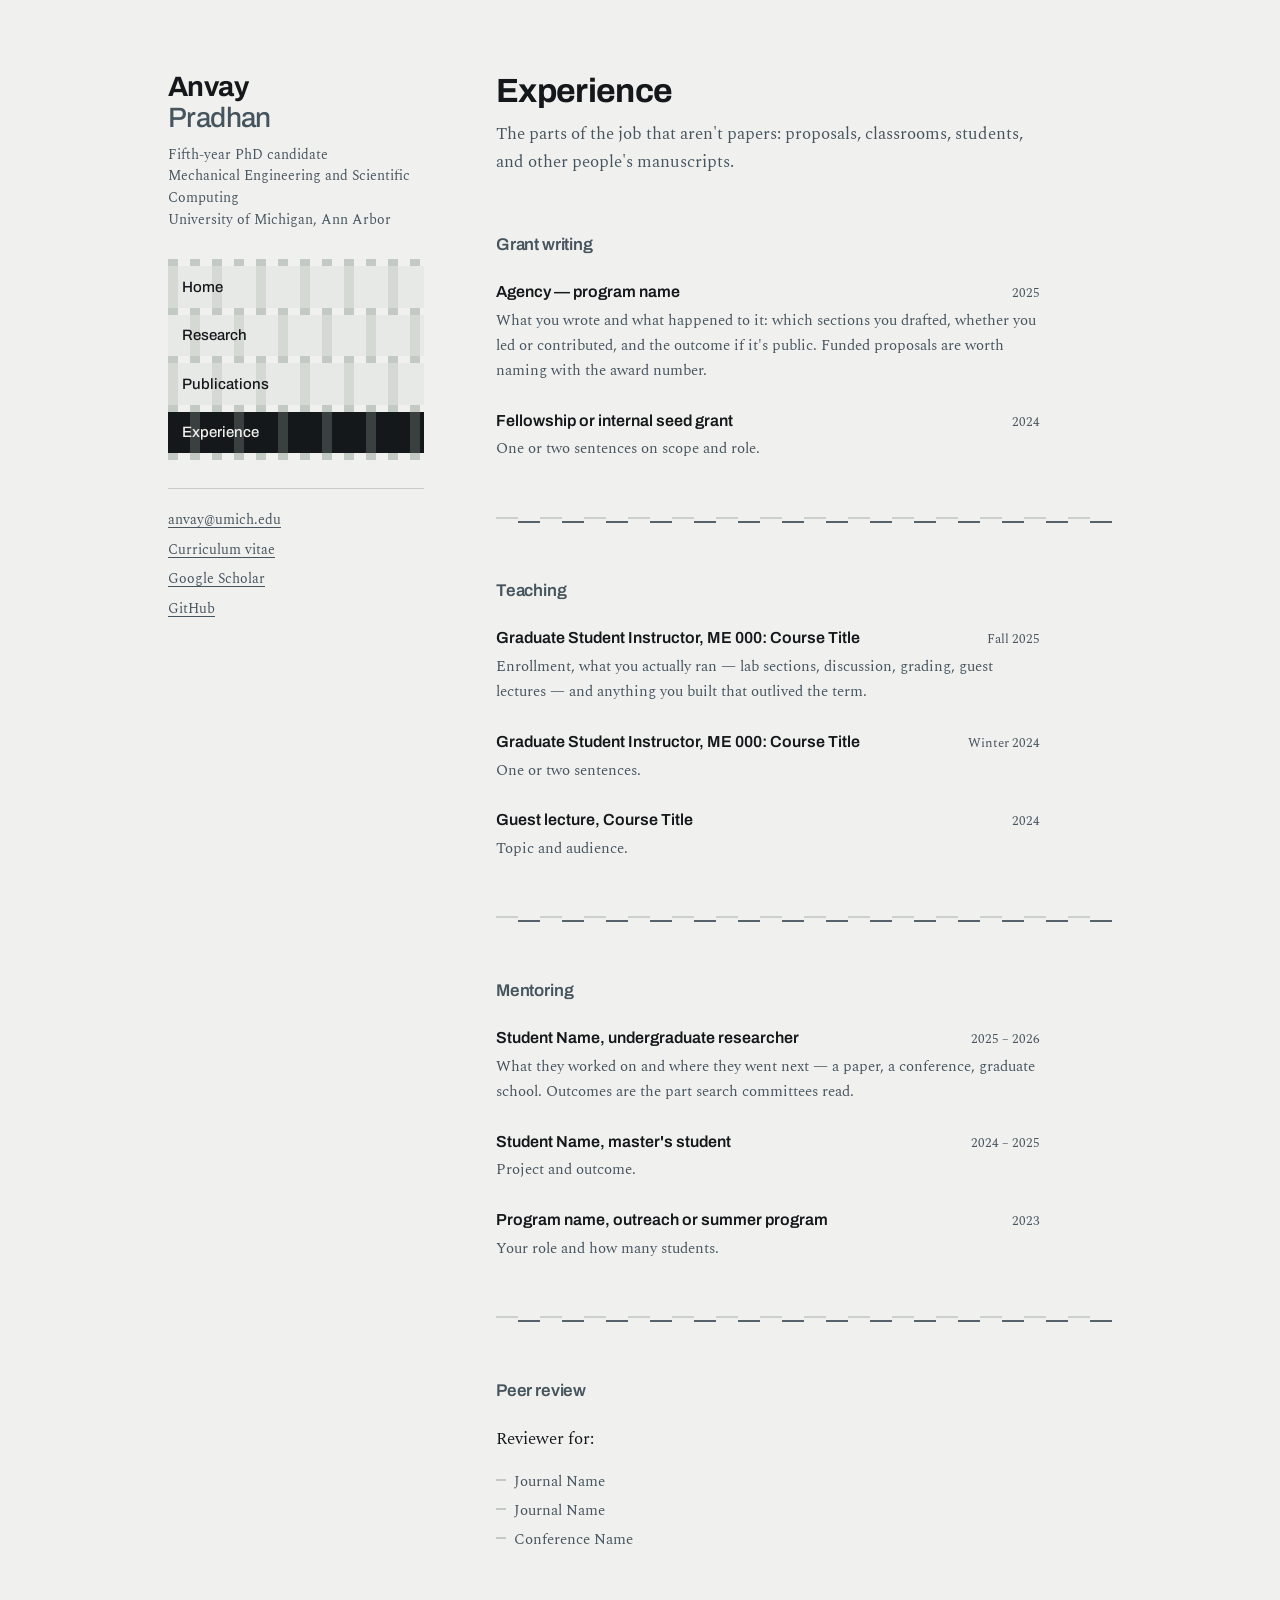
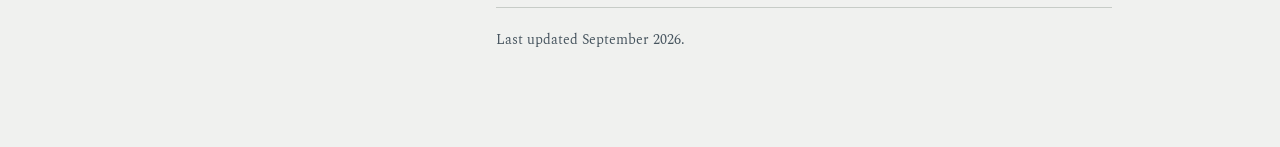
<file: experience.html>
<!DOCTYPE html>
<html lang="en">
<head>
<meta charset="utf-8">
<meta name="viewport" content="width=device-width, initial-scale=1">
<title>Experience — Anvay Pradhan</title>
<meta name="description" content="Grant writing, teaching, mentoring, and peer review experience.">
<link rel="preconnect" href="https://fonts.googleapis.com">
<link rel="preconnect" href="https://fonts.gstatic.com" crossorigin>
<link href="https://fonts.googleapis.com/css2?family=Archivo:wght@500;600;700&family=Spectral:ital,wght@0,400;0,600;1,400&display=swap" rel="stylesheet">
<link rel="stylesheet" href="styles.css">
</head>
<body>

<a class="skip" href="#main">Skip to content</a>

<div class="page">

  <header class="rail">
    <div class="rail-inner">
      <a class="name" href="index.html">Anvay <span class="surname">Pradhan</span></a>

      <p class="role">Fifth-year PhD candidate<br>
      Mechanical Engineering and Scientific Computing<br>
      University of Michigan, Ann Arbor</p>

      <nav class="loom-nav" aria-label="Main">
        <a class="thread-link" href="index.html"><span>Home</span></a>
        <a class="thread-link" href="research.html"><span>Research</span></a>
        <a class="thread-link" href="publications.html"><span>Publications</span></a>
        <a class="thread-link" href="experience.html" aria-current="page"><span>Experience</span></a>
      </nav>

      <ul class="links">
        <li><a href="mailto:anvay@umich.edu">anvay@umich.edu</a></li>
        <li><a href="cv.pdf">Curriculum vitae</a></li>
        <li><a href="https://scholar.google.com/">Google Scholar</a></li>
        <li><a href="https://github.com/">GitHub</a></li>
      </ul>
    </div>
  </header>

  <main class="main" id="main">

    <h1 class="page-title">Experience</h1>
    <p class="standfirst">The parts of the job that aren't papers: proposals,
    classrooms, students, and other people's manuscripts.</p>

    <!-- EDIT: everything below is placeholder structure. Fill in the real
         proposals, courses, students, and journals. -->

    <section class="block">
      <h2>Grant writing</h2>
      <ul class="entries">
        <li>
          <div class="entry-head">
            <p class="entry-role">Agency — program name</p>
            <p class="entry-when">2025</p>
          </div>
          <p class="entry-detail">What you wrote and what happened to it:
          which sections you drafted, whether you led or contributed, and the
          outcome if it's public. Funded proposals are worth naming with the
          award number.</p>
        </li>
        <li>
          <div class="entry-head">
            <p class="entry-role">Fellowship or internal seed grant</p>
            <p class="entry-when">2024</p>
          </div>
          <p class="entry-detail">One or two sentences on scope and role.</p>
        </li>
      </ul>
    </section>

    <hr class="weft-rule">

    <section class="block">
      <h2>Teaching</h2>
      <ul class="entries">
        <li>
          <div class="entry-head">
            <p class="entry-role">Graduate Student Instructor, ME 000: Course Title</p>
            <p class="entry-when">Fall 2025</p>
          </div>
          <p class="entry-detail">Enrollment, what you actually ran — lab
          sections, discussion, grading, guest lectures — and anything you
          built that outlived the term.</p>
        </li>
        <li>
          <div class="entry-head">
            <p class="entry-role">Graduate Student Instructor, ME 000: Course Title</p>
            <p class="entry-when">Winter 2024</p>
          </div>
          <p class="entry-detail">One or two sentences.</p>
        </li>
        <li>
          <div class="entry-head">
            <p class="entry-role">Guest lecture, Course Title</p>
            <p class="entry-when">2024</p>
          </div>
          <p class="entry-detail">Topic and audience.</p>
        </li>
      </ul>
    </section>

    <hr class="weft-rule">

    <section class="block">
      <h2>Mentoring</h2>
      <ul class="entries">
        <li>
          <div class="entry-head">
            <p class="entry-role">Student Name, undergraduate researcher</p>
            <p class="entry-when">2025 – 2026</p>
          </div>
          <p class="entry-detail">What they worked on and where they went
          next — a paper, a conference, graduate school. Outcomes are the
          part search committees read.</p>
        </li>
        <li>
          <div class="entry-head">
            <p class="entry-role">Student Name, master's student</p>
            <p class="entry-when">2024 – 2025</p>
          </div>
          <p class="entry-detail">Project and outcome.</p>
        </li>
        <li>
          <div class="entry-head">
            <p class="entry-role">Program name, outreach or summer program</p>
            <p class="entry-when">2023</p>
          </div>
          <p class="entry-detail">Your role and how many students.</p>
        </li>
      </ul>
    </section>

    <hr class="weft-rule">

    <section class="block">
      <h2>Peer review</h2>
      <p>Reviewer for:</p>
      <ul class="venues">
        <li>Journal Name</li>
        <li>Journal Name</li>
        <li>Conference Name</li>
      </ul>
    </section>

    <footer class="foot">
      <p>Last updated September 2026.</p>
    </footer>

  </main>
</div>

</body>
</html>
</file>
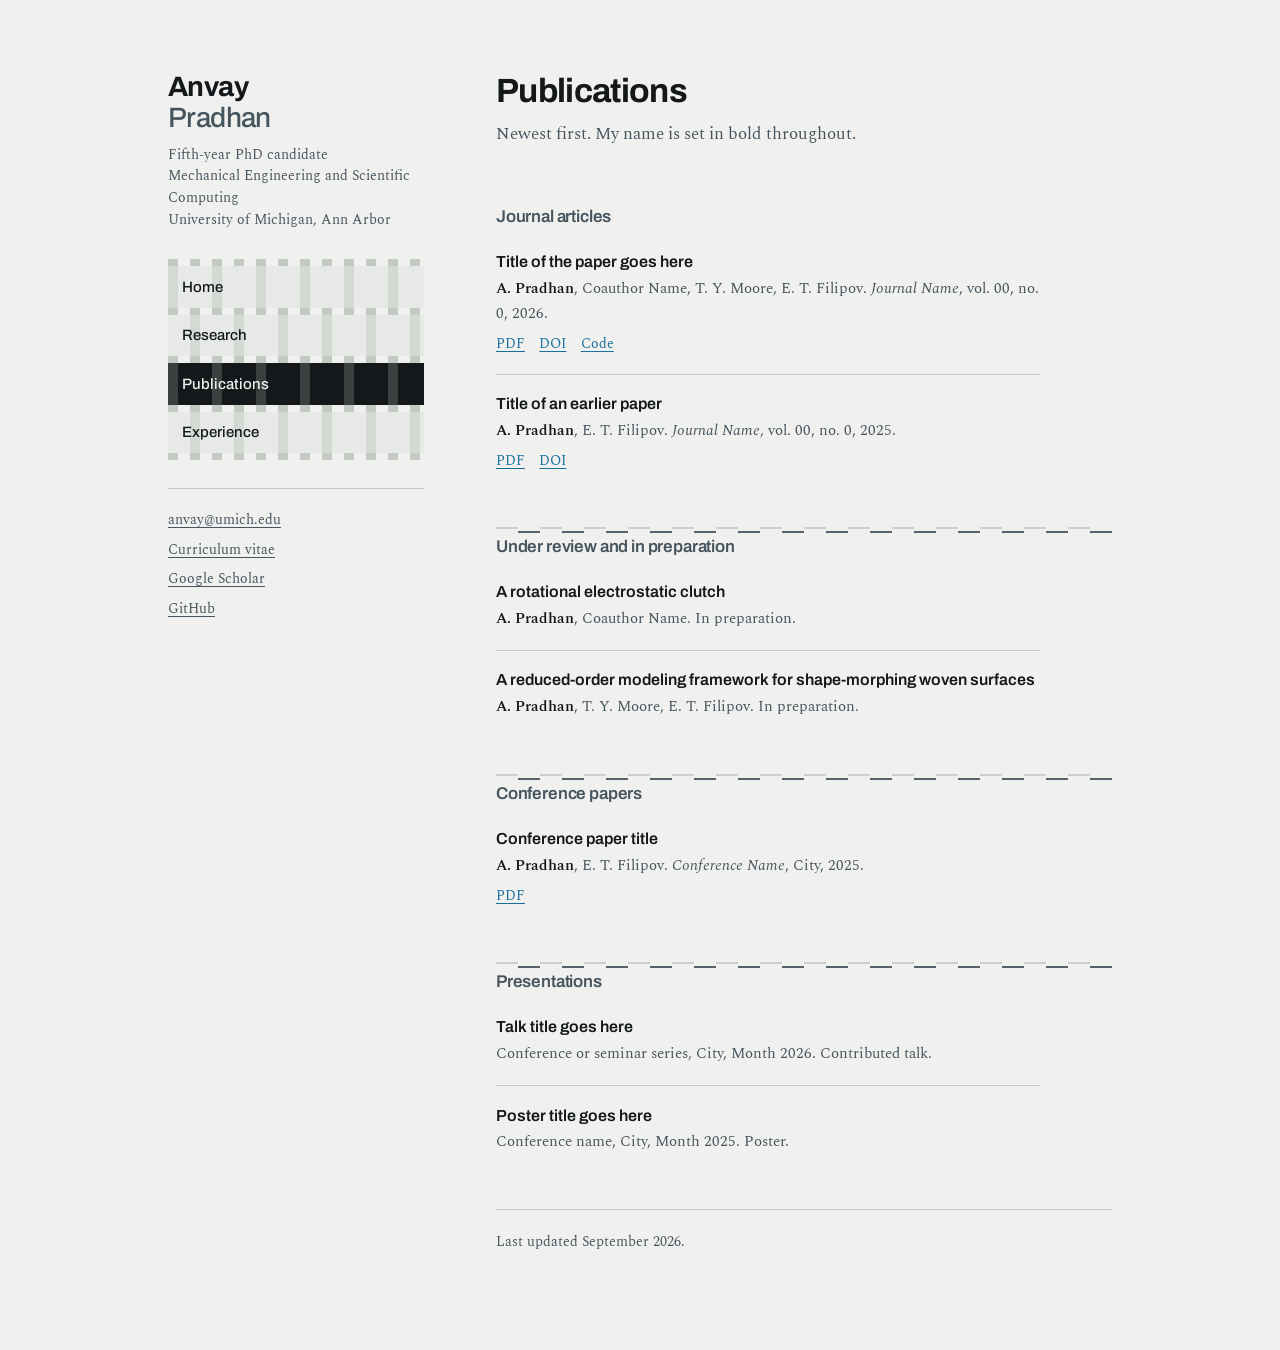
<file: publications.html>
<!DOCTYPE html>
<html lang="en">
<head>
<meta charset="utf-8">
<meta name="viewport" content="width=device-width, initial-scale=1">
<title>Publications — Anvay Pradhan</title>
<meta name="description" content="Journal articles, conference papers, and presentations by Anvay Pradhan.">
<link rel="preconnect" href="https://fonts.googleapis.com">
<link rel="preconnect" href="https://fonts.gstatic.com" crossorigin>
<link href="https://fonts.googleapis.com/css2?family=Archivo:wght@500;600;700&family=Spectral:ital,wght@0,400;0,600;1,400&display=swap" rel="stylesheet">
<link rel="stylesheet" href="styles.css">
</head>
<body>

<a class="skip" href="#main">Skip to content</a>

<div class="page">

  <header class="rail">
    <div class="rail-inner">
      <a class="name" href="index.html">Anvay <span class="surname">Pradhan</span></a>

      <p class="role">Fifth-year PhD candidate<br>
      Mechanical Engineering and Scientific Computing<br>
      University of Michigan, Ann Arbor</p>

      <nav class="loom-nav" aria-label="Main">
        <a class="thread-link" href="index.html"><span>Home</span></a>
        <a class="thread-link" href="research.html"><span>Research</span></a>
        <a class="thread-link" href="publications.html" aria-current="page"><span>Publications</span></a>
        <a class="thread-link" href="experience.html"><span>Experience</span></a>
      </nav>

      <ul class="links">
        <li><a href="mailto:anvay@umich.edu">anvay@umich.edu</a></li>
        <li><a href="cv.pdf">Curriculum vitae</a></li>
        <li><a href="https://scholar.google.com/">Google Scholar</a></li>
        <li><a href="https://github.com/">GitHub</a></li>
      </ul>
    </div>
  </header>

  <main class="main" id="main">

    <h1 class="page-title">Publications</h1>
    <p class="standfirst">Newest first. My name is set in bold throughout.</p>

    <!-- EDIT: everything below is placeholder structure. Replace each entry;
         delete any group you don't need. Keep the <em class="me"> wrapper on
         your own name so it stays bold. -->

    <section class="pub-group">
      <h2>Journal articles</h2>
      <ol class="pubs">
        <li>
          <p class="pub-title">Title of the paper goes here</p>
          <p class="pub-meta"><em class="me">A. Pradhan</em>, Coauthor Name,
          T. Y. Moore, E. T. Filipov. <em>Journal Name</em>, vol. 00,
          no. 0, 2026.</p>
          <p class="pub-links"><a href="#">PDF</a><a href="#">DOI</a><a href="#">Code</a></p>
        </li>
        <li>
          <p class="pub-title">Title of an earlier paper</p>
          <p class="pub-meta"><em class="me">A. Pradhan</em>, E. T. Filipov.
          <em>Journal Name</em>, vol. 00, no. 0, 2025.</p>
          <p class="pub-links"><a href="#">PDF</a><a href="#">DOI</a></p>
        </li>
      </ol>
    </section>

    <hr class="weft-rule">

    <section class="pub-group">
      <h2>Under review and in preparation</h2>
      <ol class="pubs">
        <li>
          <p class="pub-title">A rotational electrostatic clutch</p>
          <p class="pub-meta"><em class="me">A. Pradhan</em>, Coauthor Name.
          In preparation.</p>
        </li>
        <li>
          <p class="pub-title">A reduced-order modeling framework for
          shape-morphing woven surfaces</p>
          <p class="pub-meta"><em class="me">A. Pradhan</em>, T. Y. Moore,
          E. T. Filipov. In preparation.</p>
        </li>
      </ol>
    </section>

    <hr class="weft-rule">

    <section class="pub-group">
      <h2>Conference papers</h2>
      <ol class="pubs">
        <li>
          <p class="pub-title">Conference paper title</p>
          <p class="pub-meta"><em class="me">A. Pradhan</em>, E. T. Filipov.
          <em>Conference Name</em>, City, 2025.</p>
          <p class="pub-links"><a href="#">PDF</a></p>
        </li>
      </ol>
    </section>

    <hr class="weft-rule">

    <section class="pub-group">
      <h2>Presentations</h2>
      <ol class="pubs">
        <li>
          <p class="pub-title">Talk title goes here</p>
          <p class="pub-meta">Conference or seminar series, City, Month 2026.
          Contributed talk.</p>
        </li>
        <li>
          <p class="pub-title">Poster title goes here</p>
          <p class="pub-meta">Conference name, City, Month 2025. Poster.</p>
        </li>
      </ol>
    </section>

    <footer class="foot">
      <p>Last updated September 2026.</p>
    </footer>

  </main>
</div>

</body>
</html>
</file>
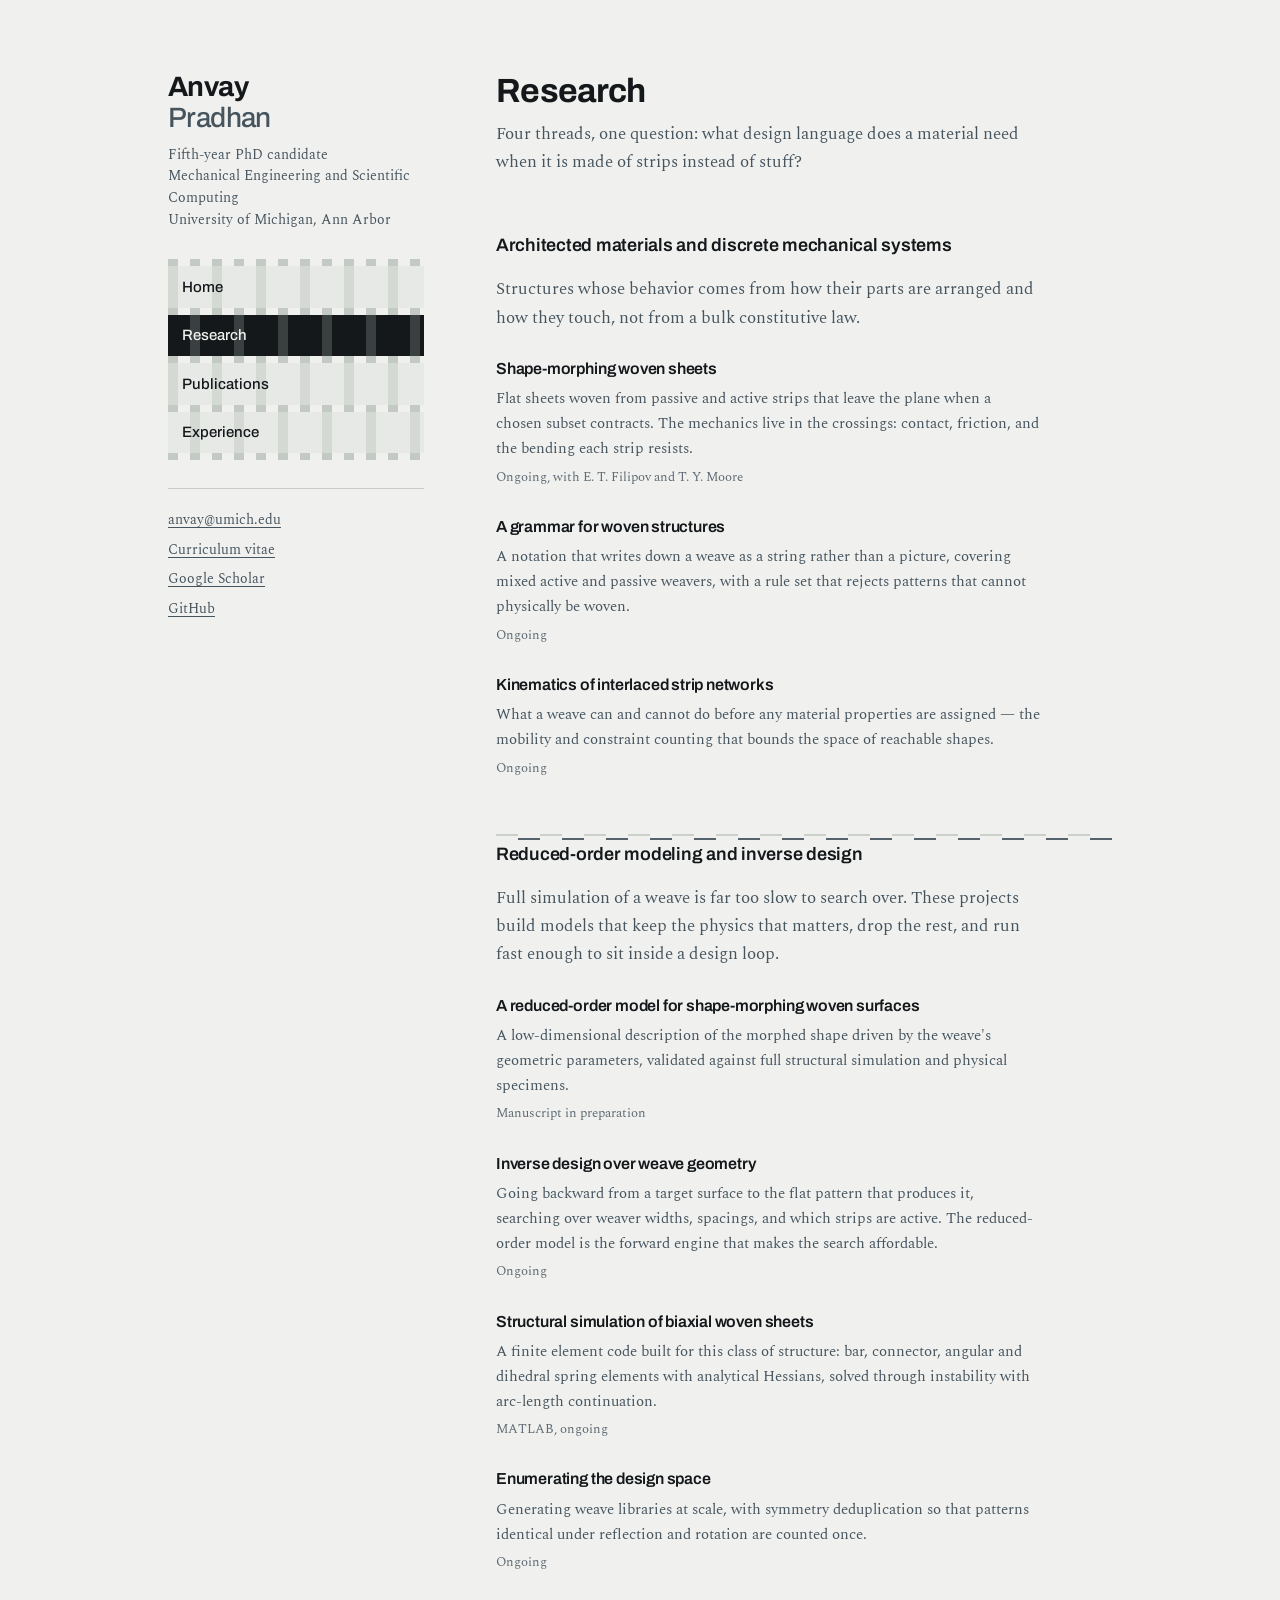
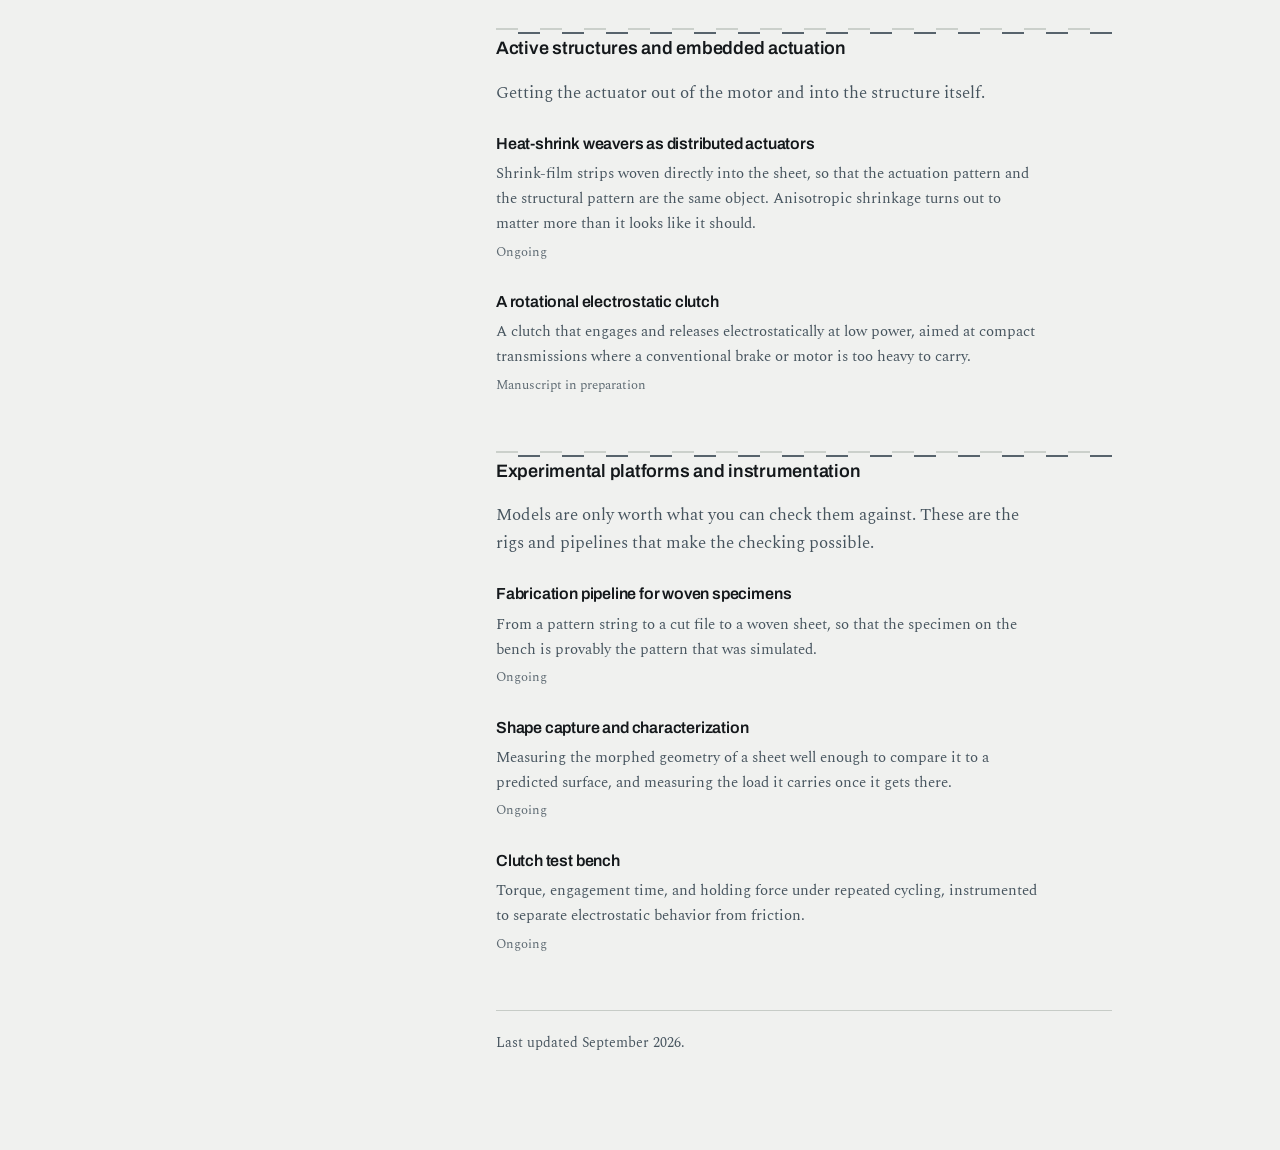
<file: research.html>
<!DOCTYPE html>
<html lang="en">
<head>
<meta charset="utf-8">
<meta name="viewport" content="width=device-width, initial-scale=1">
<title>Research — Anvay Pradhan</title>
<meta name="description" content="Research on architected materials, reduced-order modeling and inverse design, active structures, and experimental platforms.">
<link rel="preconnect" href="https://fonts.googleapis.com">
<link rel="preconnect" href="https://fonts.gstatic.com" crossorigin>
<link href="https://fonts.googleapis.com/css2?family=Archivo:wght@500;600;700&family=Spectral:ital,wght@0,400;0,600;1,400&display=swap" rel="stylesheet">
<link rel="stylesheet" href="styles.css">
</head>
<body>

<a class="skip" href="#main">Skip to content</a>

<div class="page">

  <header class="rail">
    <div class="rail-inner">
      <a class="name" href="index.html">Anvay <span class="surname">Pradhan</span></a>

      <p class="role">Fifth-year PhD candidate<br>
      Mechanical Engineering and Scientific Computing<br>
      University of Michigan, Ann Arbor</p>

      <nav class="loom-nav" aria-label="Main">
        <a class="thread-link" href="index.html"><span>Home</span></a>
        <a class="thread-link" href="research.html" aria-current="page"><span>Research</span></a>
        <a class="thread-link" href="publications.html"><span>Publications</span></a>
        <a class="thread-link" href="experience.html"><span>Experience</span></a>
      </nav>

      <ul class="links">
        <li><a href="mailto:anvay@umich.edu">anvay@umich.edu</a></li>
        <li><a href="cv.pdf">Curriculum vitae</a></li>
        <li><a href="https://scholar.google.com/">Google Scholar</a></li>
        <li><a href="https://github.com/">GitHub</a></li>
      </ul>
    </div>
  </header>

  <main class="main" id="main">

    <h1 class="page-title">Research</h1>
    <p class="standfirst">Four threads, one question: what design language does a
    material need when it is made of strips instead of stuff?</p>

    <!-- EDIT: every project below is a draft. Rewrite the descriptions,
         drop the ones that don't belong, and add the ones I don't know about. -->

    <section class="category">
      <h3>Architected materials and discrete mechanical systems</h3>
      <p>Structures whose behavior comes from how their parts are arranged and
      how they touch, not from a bulk constitutive law.</p>

      <div class="projects">
        <article class="project">
          <h4>Shape-morphing woven sheets</h4>
          <p>Flat sheets woven from passive and active strips that leave the
          plane when a chosen subset contracts. The mechanics live in the
          crossings: contact, friction, and the bending each strip resists.</p>
          <p class="project-meta">Ongoing, with E. T. Filipov and T. Y. Moore</p>
        </article>

        <article class="project">
          <h4>A grammar for woven structures</h4>
          <p>A notation that writes down a weave as a string rather than a
          picture, covering mixed active and passive weavers, with a rule set
          that rejects patterns that cannot physically be woven.</p>
          <p class="project-meta">Ongoing</p>
        </article>

        <article class="project">
          <h4>Kinematics of interlaced strip networks</h4>
          <p>What a weave can and cannot do before any material properties are
          assigned — the mobility and constraint counting that bounds the space
          of reachable shapes.</p>
          <p class="project-meta">Ongoing</p>
        </article>
      </div>
    </section>

    <hr class="weft-rule">

    <section class="category">
      <h3>Reduced-order modeling and inverse design</h3>
      <p>Full simulation of a weave is far too slow to search over. These
      projects build models that keep the physics that matters, drop the rest,
      and run fast enough to sit inside a design loop.</p>

      <div class="projects">
        <article class="project">
          <h4>A reduced-order model for shape-morphing woven surfaces</h4>
          <p>A low-dimensional description of the morphed shape driven by the
          weave's geometric parameters, validated against full structural
          simulation and physical specimens.</p>
          <p class="project-meta">Manuscript in preparation</p>
        </article>

        <article class="project">
          <h4>Inverse design over weave geometry</h4>
          <p>Going backward from a target surface to the flat pattern that
          produces it, searching over weaver widths, spacings, and which strips
          are active. The reduced-order model is the forward engine that makes
          the search affordable.</p>
          <p class="project-meta">Ongoing</p>
        </article>

        <article class="project">
          <h4>Structural simulation of biaxial woven sheets</h4>
          <p>A finite element code built for this class of structure: bar,
          connector, angular and dihedral spring elements with analytical
          Hessians, solved through instability with arc-length continuation.</p>
          <p class="project-meta">MATLAB, ongoing</p>
        </article>

        <article class="project">
          <h4>Enumerating the design space</h4>
          <p>Generating weave libraries at scale, with symmetry
          deduplication so that patterns identical under reflection and rotation
          are counted once.</p>
          <p class="project-meta">Ongoing</p>
        </article>
      </div>
    </section>

    <hr class="weft-rule">

    <section class="category">
      <h3>Active structures and embedded actuation</h3>
      <p>Getting the actuator out of the motor and into the structure itself.</p>

      <div class="projects">
        <article class="project">
          <h4>Heat-shrink weavers as distributed actuators</h4>
          <p>Shrink-film strips woven directly into the sheet, so that the
          actuation pattern and the structural pattern are the same object.
          Anisotropic shrinkage turns out to matter more than it looks like it
          should.</p>
          <p class="project-meta">Ongoing</p>
        </article>

        <article class="project">
          <h4>A rotational electrostatic clutch</h4>
          <p>A clutch that engages and releases electrostatically at low power,
          aimed at compact transmissions where a conventional brake or motor is
          too heavy to carry.</p>
          <p class="project-meta">Manuscript in preparation</p>
        </article>
      </div>
    </section>

    <hr class="weft-rule">

    <section class="category">
      <h3>Experimental platforms and instrumentation</h3>
      <p>Models are only worth what you can check them against. These are the
      rigs and pipelines that make the checking possible.</p>

      <div class="projects">
        <article class="project">
          <h4>Fabrication pipeline for woven specimens</h4>
          <p>From a pattern string to a cut file to a woven sheet, so that the
          specimen on the bench is provably the pattern that was simulated.</p>
          <p class="project-meta">Ongoing</p>
        </article>

        <article class="project">
          <h4>Shape capture and characterization</h4>
          <p>Measuring the morphed geometry of a sheet well enough to compare it
          to a predicted surface, and measuring the load it carries once it gets
          there.</p>
          <p class="project-meta">Ongoing</p>
        </article>

        <article class="project">
          <h4>Clutch test bench</h4>
          <p>Torque, engagement time, and holding force under repeated cycling,
          instrumented to separate electrostatic behavior from friction.</p>
          <p class="project-meta">Ongoing</p>
        </article>
      </div>
    </section>

    <footer class="foot">
      <p>Last updated September 2026.</p>
    </footer>

  </main>
</div>

</body>
</html>
</file>
<file: styles.css>
/* ==========================================================================
   Anvay Pradhan — research site
   Shared stylesheet for index / research / publications / experience.

   Structure: a fixed vertical rail (the warp) and a content column that
   passes through it (the weft). The navigation is itself a plain weave —
   each link is a weft strip interlaced with the rail's warp threads.
   ========================================================================== */

:root {
  --paper:      #F0F1EF;
  --paper-deep: #E3E5E1;
  --weft:       #E6E9E5;
  --warp-line:  #C3C9C3;
  --ink:        #14181B;
  --tow:        #46545E;
  --rule:       #C7CCC7;
  --active:     #17709E;
  --active-dim: #8FBDD4;
  --heat:       #C98A22;

  --measure: 34rem;
  --step: clamp(2.2rem, 5vw, 3.4rem);

  /* weave geometry for the navigation */
  --warp-w: 10px;     /* thread width */
  --warp-p: 22px;     /* thread pitch */
}

@media (prefers-color-scheme: dark) {
  :root {
    --paper:      #15191C;
    --paper-deep: #1E2428;
    --weft:       #212830;
    --warp-line:  #333D45;
    --ink:        #E9EBE7;
    --tow:        #A3AEB5;
    --rule:       #38424A;
    --active:     #6FB9DD;
    --active-dim: #36637C;
    --heat:       #D9A23F;
  }
}

*, *::before, *::after { box-sizing: border-box; }
html { -webkit-text-size-adjust: 100%; }

body {
  margin: 0;
  background: var(--paper);
  color: var(--ink);
  font-family: Spectral, Georgia, 'Times New Roman', serif;
  font-size: 1.0625rem;
  line-height: 1.66;
  -webkit-font-smoothing: antialiased;
}

.skip {
  position: absolute;
  left: -9999px; top: 0;
  background: var(--ink); color: var(--paper);
  padding: .6rem 1rem; z-index: 10;
}
.skip:focus { left: 0; }

a { color: var(--active); text-underline-offset: .18em; }
a:focus-visible {
  outline: 2px solid var(--active);
  outline-offset: 3px;
  border-radius: 2px;
}

/* --- Page frame ---------------------------------------------------------- */

.page {
  max-width: 64rem;
  margin: 0 auto;
  padding: 0 1.5rem 4rem;
}

@media (min-width: 62rem) {
  .page {
    display: grid;
    grid-template-columns: 16rem minmax(0, 1fr);
    gap: 4.5rem;
    padding: 0 2.5rem 6rem;
  }
}

/* --- Rail ---------------------------------------------------------------- */

.rail-inner { padding: 3rem 0 0; }

@media (min-width: 62rem) {
  .rail-inner { position: sticky; top: 0; padding: 4.5rem 0 2rem; }
}

.name {
  display: block;
  font-family: Archivo, 'Helvetica Neue', Arial, sans-serif;
  font-weight: 700;
  font-size: 1.75rem;
  line-height: 1.1;
  letter-spacing: -0.022em;
  color: var(--ink);
  text-decoration: none;
  margin-bottom: .7rem;
}
.name:hover { color: var(--active); }
.surname { display: block; color: var(--tow); font-weight: 500; }

.role {
  margin: 0 0 1.75rem;
  font-size: .9rem;
  line-height: 1.5;
  color: var(--tow);
}

/* --- The woven navigation ------------------------------------------------
   The rail carries continuous vertical warp threads. Each link is a weft
   strip laid across them, and its ::after paints back the warp threads that
   pass over that strip — offset by one thread on alternating rows, which is
   what makes it a plain weave rather than a stack of bars.
   ------------------------------------------------------------------------- */

.loom-nav {
  position: relative;
  padding: 7px 0;
  margin-bottom: 1.75rem;
  background-image: repeating-linear-gradient(
    to right,
    var(--warp-line) 0 var(--warp-w),
    transparent var(--warp-w) var(--warp-p));
}

.thread-link {
  position: relative;
  display: block;
  padding: .52rem .9rem;
  margin-bottom: 7px;
  background-color: var(--weft);
  font-family: Archivo, Arial, sans-serif;
  font-size: .9375rem;
  font-weight: 500;
  color: var(--ink);
  text-decoration: none;
  transition: background-color 180ms ease, color 180ms ease;
}
.thread-link:last-child { margin-bottom: 0; }

/* warp threads passing over this weft strip */
.thread-link::after {
  content: '';
  position: absolute;
  inset: 0;
  z-index: 1;
  opacity: .5;
  background-image: repeating-linear-gradient(
    to right,
    var(--warp-line) 0 var(--warp-w),
    transparent var(--warp-w) calc(var(--warp-p) * 2));
  background-position-x: 0;
  pointer-events: none;
  transition: opacity 180ms ease;
}
.thread-link:nth-child(even)::after {
  background-position-x: var(--warp-p);
}

.thread-link span { position: relative; z-index: 2; }

.thread-link:hover,
.thread-link:focus-visible {
  background-color: var(--active-dim);
  color: var(--ink);
}
.thread-link:hover::after,
.thread-link:focus-visible::after { opacity: .3; }

.thread-link[aria-current='page'] {
  background-color: var(--ink);
  color: var(--paper);
}
.thread-link[aria-current='page']::after { opacity: .22; }

/* --- Rail links ---------------------------------------------------------- */

.links {
  list-style: none;
  margin: 0;
  padding: 1.25rem 0 0;
  border-top: 1px solid var(--rule);
  font-size: .9rem;
}
.links li { margin-bottom: .35rem; }
.links a { color: var(--tow); }

/* --- Main column --------------------------------------------------------- */

.main { padding-top: 2.5rem; min-width: 0; }
@media (min-width: 62rem) { .main { padding-top: 4.5rem; } }

.page-title {
  font-family: Archivo, Arial, sans-serif;
  font-weight: 700;
  font-size: clamp(1.6rem, 4vw, 2.1rem);
  letter-spacing: -0.02em;
  line-height: 1.15;
  margin: 0 0 .6rem;
}

.standfirst {
  max-width: var(--measure);
  color: var(--tow);
  margin: 0 0 var(--step);
}

.lede {
  font-size: clamp(1.28rem, 3vw, 1.62rem);
  line-height: 1.38;
  max-width: 28ch;
  margin: 0 0 1.5rem;
  text-wrap: balance;
}

h2 {
  font-family: Archivo, Arial, sans-serif;
  font-weight: 600;
  font-size: 1.0625rem;
  letter-spacing: -0.01em;
  color: var(--tow);
  margin: 0 0 1.25rem;
}

h3 {
  font-family: Archivo, Arial, sans-serif;
  font-weight: 600;
  font-size: 1.125rem;
  letter-spacing: -0.014em;
  margin: 0 0 .9rem;
}

h4 {
  font-family: Archivo, Arial, sans-serif;
  font-weight: 600;
  font-size: 1rem;
  letter-spacing: -0.012em;
  margin: 0 0 .3rem;
}

.block { margin: var(--step) 0; }
.block > p { max-width: var(--measure); }

/* --- Woven rule ---------------------------------------------------------- */

.weft-rule {
  border: 0;
  height: 6px;
  margin: 0;
  opacity: .9;
  background-image:
    repeating-linear-gradient(to right, var(--rule) 0 22px, transparent 22px 44px),
    repeating-linear-gradient(to right, transparent 0 22px, var(--tow) 22px 44px);
  background-size: 44px 2px, 44px 2px;
  background-position: 0 0, 0 4px;
  background-repeat: repeat-x;
}

/* --- Home: portrait + lede ----------------------------------------------- */

.intro { margin-bottom: var(--step); }

@media (min-width: 46rem) {
  .intro {
    display: grid;
    grid-template-columns: minmax(0, 1fr) 13rem;
    gap: 2.5rem;
    align-items: start;
  }
}

.portrait {
  display: block;
  width: 100%;
  max-width: 13rem;
  height: auto;
  border-radius: 2px;
  background: var(--paper-deep);
}

.portrait-cap {
  margin: .5rem 0 0;
  font-size: .8125rem;
  color: var(--tow);
  line-height: 1.45;
}

.intro-body p { margin: 0 0 1rem; max-width: var(--measure); }
.intro-body p:last-child { margin-bottom: 0; }

/* --- The loom (home page figure) ----------------------------------------- */

.loom { margin: var(--step) 0; }

.loom-stage {
  perspective: 1000px;
  padding: 1.25rem 0 1.5rem;
  background: var(--paper-deep);
  border-radius: 2px;
  overflow: hidden;
}

.weave {
  display: block;
  width: 100%;
  height: auto;
  transform-origin: 50% 60%;
  transition: transform 900ms cubic-bezier(.42, 0, .2, 1);
}

.tow {
  fill: var(--paper);
  stroke: var(--tow);
  stroke-width: 1.25;
  transition: fill 900ms ease, stroke 900ms ease;
}
.tow-fill { stroke: none; }
.tow-edge { stroke: var(--tow); stroke-width: 1.25; transition: stroke 900ms ease; }

.tow-active { fill: var(--active-dim); stroke: var(--active); }
.tow-fill.tow-active { stroke: none; }
.tow-edge-active { stroke: var(--active); }

.is-morphed .weave { transform: rotateX(56deg) rotateZ(-12deg) scale(.94); }
.is-morphed .tow-active { fill: var(--heat); stroke: var(--heat); }
.is-morphed .tow-fill.tow-active { stroke: none; }
.is-morphed .tow-edge-active { stroke: var(--heat); }

.loom-cap {
  display: flex;
  flex-wrap: wrap;
  align-items: baseline;
  gap: .75rem 1rem;
  margin-top: .9rem;
}

.morph {
  font-family: Archivo, Arial, sans-serif;
  font-size: .875rem;
  font-weight: 600;
  color: var(--paper);
  background: var(--ink);
  border: 0;
  border-radius: 2px;
  padding: .5rem .9rem;
  cursor: pointer;
}
.morph:hover { background: var(--active); }
.morph:focus-visible { outline: 2px solid var(--active); outline-offset: 3px; }

.loom-note { font-size: .875rem; color: var(--tow); max-width: 32ch; }

/* --- Education ----------------------------------------------------------- */

.edu { list-style: none; margin: 0; padding: 0; max-width: var(--measure); }

.edu > li {
  padding-bottom: 1.1rem;
  margin-bottom: 1.1rem;
  border-bottom: 1px solid var(--rule);
}
.edu > li:last-child { border-bottom: 0; margin-bottom: 0; padding-bottom: 0; }

.edu-school {
  font-family: Archivo, Arial, sans-serif;
  font-weight: 600;
  font-size: 1rem;
  margin: 0 0 .15rem;
}
.edu-years { margin: 0 0 .45rem; font-size: .875rem; color: var(--tow); }

.degrees { list-style: none; margin: 0; padding: 0; }
.degrees li {
  position: relative;
  padding-left: 1.1rem;
  font-size: .9375rem;
  color: var(--tow);
  line-height: 1.5;
  margin-bottom: .2rem;
}
.degrees li::before {
  content: '';
  position: absolute;
  left: 0; top: .62em;
  width: 10px; height: 2px;
  background: var(--warp-line);
}

/* --- Research page ------------------------------------------------------- */

.category { margin-bottom: var(--step); }
.category:last-child { margin-bottom: 0; }

.category > p { max-width: var(--measure); color: var(--tow); margin: 0 0 1.5rem; }

.projects { display: grid; gap: 1.6rem; max-width: var(--measure); }

.project p { margin: 0; color: var(--tow); font-size: .9375rem; }
.project .project-meta {
  margin-top: .3rem;
  font-size: .8125rem;
  color: var(--tow);
  opacity: .85;
}

/* --- Publications -------------------------------------------------------- */

.pub-group { margin-bottom: var(--step); }
.pub-group:last-child { margin-bottom: 0; }

.pubs { list-style: none; margin: 0; padding: 0; max-width: var(--measure); }
.pubs li {
  padding-bottom: 1.15rem;
  margin-bottom: 1.15rem;
  border-bottom: 1px solid var(--rule);
}
.pubs li:last-child { border-bottom: 0; margin-bottom: 0; padding-bottom: 0; }

.pub-title {
  font-family: Archivo, Arial, sans-serif;
  font-weight: 600;
  font-size: 1rem;
  line-height: 1.35;
  margin: 0 0 .25rem;
}
.pub-meta { margin: 0; font-size: .9375rem; color: var(--tow); }
.pub-links { margin: .35rem 0 0; font-size: .875rem; }
.pub-links a { margin-right: .9rem; }

.me { color: var(--ink); font-weight: 600; font-style: normal; }

/* --- Experience page ----------------------------------------------------- */

.entries { list-style: none; margin: 0; padding: 0; max-width: var(--measure); }
.entries > li { margin-bottom: 1.5rem; }
.entries > li:last-child { margin-bottom: 0; }

.entry-head {
  display: flex;
  flex-wrap: wrap;
  justify-content: space-between;
  align-items: baseline;
  gap: .4rem 1rem;
  margin-bottom: .2rem;
}
.entry-role {
  font-family: Archivo, Arial, sans-serif;
  font-weight: 600;
  font-size: 1rem;
  margin: 0;
}
.entry-when {
  font-size: .8125rem;
  color: var(--tow);
  white-space: nowrap;
  margin: 0;
}
.entries p.entry-detail { margin: 0; font-size: .9375rem; color: var(--tow); }

.venues { margin: 0; padding: 0; list-style: none; max-width: var(--measure); }
.venues li {
  position: relative;
  padding-left: 1.1rem;
  font-size: .9375rem;
  color: var(--tow);
  margin-bottom: .25rem;
}
.venues li::before {
  content: '';
  position: absolute;
  left: 0; top: .62em;
  width: 10px; height: 2px;
  background: var(--warp-line);
}

/* --- Footer -------------------------------------------------------------- */

.foot {
  margin-top: var(--step);
  padding-top: 1.25rem;
  border-top: 1px solid var(--rule);
  font-size: .875rem;
  color: var(--tow);
}
.foot p { margin: 0; }

/* --- Motion preference --------------------------------------------------- */

@media (prefers-reduced-motion: reduce) {
  .weave, .tow, .tow-edge, .thread-link, .thread-link::after { transition: none; }
}
</file>
